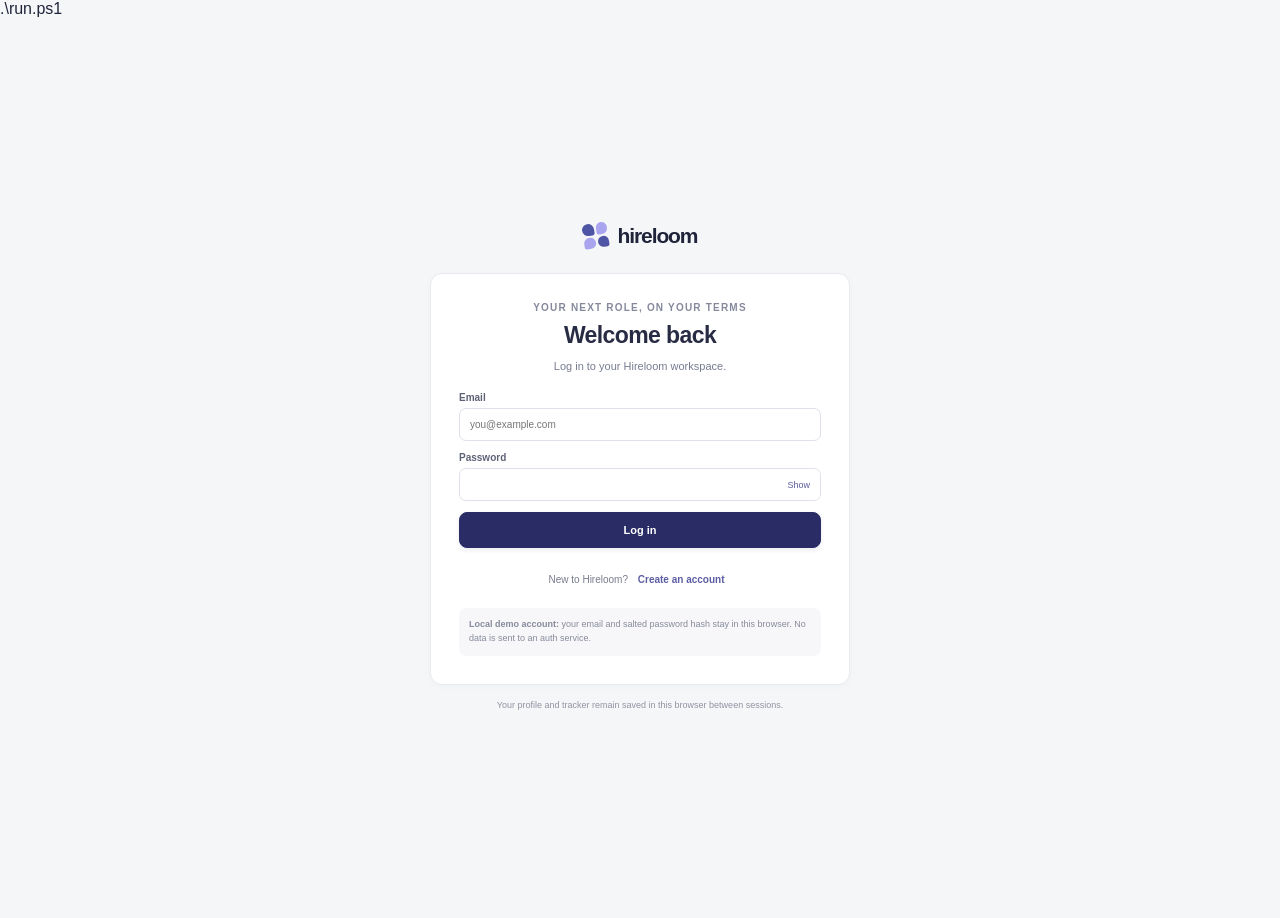
<file: index.html>
.\run.ps1<!doctype html>
<html lang="en">
<head>
  <meta charset="utf-8" />
  <meta name="viewport" content="width=device-width, initial-scale=1" />
  <meta name="theme-color" content="#f5f6f8" />
  <title>Hireloom — your next role, on your terms</title>
  <link rel="stylesheet" href="styles.css" />
</head>
<body>
  <div class="app-shell logged-out">
    <aside class="sidebar" id="sidebar">
      <a class="brand" href="#" data-action="new-chat" aria-label="Hireloom home">
        <span class="brand-mark"><span></span><span></span><span></span><span></span></span>
        <span>hireloom</span>
      </a>
      <button class="new-chat-button" data-action="new-chat"><span class="plus-icon">＋</span> New search</button>
      <div class="sidebar-label">YOUR SEARCHES <button class="quiet-icon" data-action="toggle-sidebar" aria-label="Hide sidebar">‹</button></div>
      <div id="chat-list" class="chat-list"></div>
      <div class="sidebar-bottom">
        <div class="privacy-note"><span class="lock-icon">♧</span><span>Your search stays yours.<br /><small>Private by design</small></span></div>
        <button class="profile-mini" data-action="open-profile">
          <span class="avatar" id="sidebar-avatar">AM</span>
          <span class="profile-mini-copy"><strong id="sidebar-name">Arjun Mehta</strong><small>Free plan</small></span>
          <span class="chevron">···</span>
        </button>
      </div>
    </aside>

    <main class="main-column">
      <header class="topbar">
        <button class="mobile-menu icon-button" data-action="toggle-sidebar" aria-label="Open menu">☰</button>
        <div class="mobile-brand">hireloom</div>
        <div class="topbar-spacer"></div>
        <nav class="top-nav" aria-label="Main navigation">
          <button class="nav-link" data-nav="chat">Chat</button>
          <button class="nav-link" data-nav="tracker">Tracker <span class="nav-count" id="tracker-count">0</span></button>
        </nav>
        <div class="topbar-divider"></div>
        <button class="avatar top-avatar" id="avatar-menu-button" data-action="toggle-menu" aria-label="Account menu">AM</button>
        <div class="account-menu hidden" id="account-menu">
          <div class="account-menu-head"><strong id="menu-name">Arjun Mehta</strong><small id="menu-email">arjun@example.com</small><span class="plan-pill">Free plan</span></div>
          <button data-action="open-profile">Profile <span>›</span></button>
          <button data-action="open-settings">Settings <span>›</span></button>
          <button data-action="open-plans">Plans <span>›</span></button>
          <button class="menu-logout" data-action="logout">Log out <span>↗</span></button>
        </div>
      </header>
      <section class="content" id="content" aria-live="polite"><section class="logged-out-wrap"><a class="brand logged-out-brand" href="#"><span class="brand-mark"><span></span><span></span><span></span><span></span></span><span>hireloom</span></a><div class="card logged-out-card"><span class="eyebrow">Your next role, on your terms</span><h1>Welcome back</h1><p class="subhead">Log in to your Hireloom workspace.</p><form class="login-form"><div class="field"><label>Email</label><input type="email" placeholder="you@example.com" /></div><div class="field"><label>Password</label><input type="password" autocomplete="current-password" /></div><button class="primary-button login-submit">Log in</button></form><p class="login-switch">New to Hireloom? Create an account</p></div></section></section>
    </main>
  </div>

  <div class="toast-region" id="toast-region" aria-live="polite"></div>
  <div class="modal-root" id="modal-root"></div>
  <script src="app.js" defer></script>
</body>
</html>
</file>
<file: styles.css>
:root {
  --ink: #20243a;
  --muted: #777b90;
  --faint: #a7aabb;
  --line: #e9eaf0;
  --line-strong: #dfe1e9;
  --paper: #fff;
  --canvas: #f5f6f8;
  --navy: #292c65;
  --navy-dark: #20234f;
  --lavender: #f0efff;
  --lavender-strong: #e5e3ff;
  --green: #258365;
  --green-soft: #eaf7f0;
  --amber: #9d7130;
  --amber-soft: #fff6e7;
  --red: #b64e5b;
  --red-soft: #fff0f1;
  --shadow: 0 18px 55px rgba(38, 42, 78, .10);
  font-family: Inter, -apple-system, BlinkMacSystemFont, "Segoe UI", sans-serif;
  color: var(--ink);
  background: var(--canvas);
  font-synthesis: none;
}
* { box-sizing: border-box; }
html, body { width: 100%; height: 100%; }
body { margin: 0; min-width: 320px; height: 100vh; overflow: hidden; background: var(--canvas); }
button, input, textarea, select { font: inherit; }
button { cursor: pointer; }
button:focus-visible, input:focus-visible, textarea:focus-visible, select:focus-visible, a:focus-visible { outline: 3px solid #aaa8fa; outline-offset: 2px; }
.app-shell { width: 100%; height: 100vh; height: 100dvh; min-height: 0; display: grid; grid-template-columns: 248px minmax(0, 1fr); overflow: hidden; }
.sidebar { background: #fbfbfc; border-right: 1px solid var(--line); display: flex; flex-direction: column; padding: 25px 16px 14px; height: 100vh; height: 100dvh; min-height: 0; overflow: hidden; }
.brand { display: inline-flex; align-items: center; gap: 10px; padding: 0 10px; color: var(--ink); text-decoration: none; font: 800 21px Manrope, sans-serif; letter-spacing: -1.1px; }
.brand-mark { width: 25px; height: 25px; display: inline-grid; grid-template-columns: 1fr 1fr; gap: 2px; transform: rotate(-9deg); }
.brand-mark span { background: #4f55a5; border-radius: 8px 8px 3px 8px; }
.brand-mark span:nth-child(2), .brand-mark span:nth-child(3) { background: #a9a6ef; border-radius: 8px 8px 8px 3px; }
.new-chat-button { border: 1px solid var(--line-strong); background: var(--paper); color: var(--ink); border-radius: 10px; margin: 37px 4px 31px; height: 42px; text-align: left; padding: 0 13px; font-size: 13px; font-weight: 600; box-shadow: 0 2px 6px #20243a08; transition: .15s ease; }
.new-chat-button:hover, .secondary-button:hover { background: #f7f7fc; border-color: #c9c9dc; }
.plus-icon { font-size: 19px; vertical-align: -1px; margin-right: 8px; color: #5c61ad; font-weight: 400; }
.sidebar-label { display: flex; justify-content: space-between; align-items: center; padding: 0 9px 9px; color: #9295a7; font-size: 9px; font-weight: 700; letter-spacing: 1.05px; }
.quiet-icon, .icon-button { border: 0; background: transparent; color: var(--muted); }
.quiet-icon { font-size: 19px; line-height: 12px; }
.chat-list { flex: 1 1 auto; min-height: 0; overflow-x: hidden; overflow-y: auto; overscroll-behavior: contain; align-content: start; display: grid; gap: 4px; }
.chat-row { position: relative; display: flex; align-items: center; min-width: 0; }
.chat-item { text-align: left; border: 0; background: transparent; color: #4c5065; padding: 10px 10px; border-radius: 8px; font-size: 12px; line-height: 1.45; white-space: nowrap; overflow: hidden; text-overflow: ellipsis; }
.chat-row .chat-item { width: 100%; padding-right: 34px; }
.chat-item:hover { background: #f1f1f7; }
.chat-item.active { color: var(--navy); background: var(--lavender); font-weight: 600; }
.chat-item small { display: block; color: #9295a7; font-size: 10px; font-weight: 400; margin-top: 2px; }
.chat-delete-button { position: absolute; right: 5px; top: 50%; transform: translateY(-50%); width: 25px; height: 25px; border: 0; border-radius: 6px; background: transparent; color: #9295a7; font-size: 17px; line-height: 1; }
.chat-delete-button:hover, .chat-delete-button:focus-visible { background: #fff0f1; color: var(--red); }
.sidebar-bottom { margin-top: auto; padding-top: 18px; }
.privacy-note { padding: 10px 10px 16px; display: flex; align-items: center; gap: 9px; color: #767a8c; font-size: 11px; line-height: 1.35; }
.privacy-note small { color: #a0a3b0; font-size: 10px; }
.lock-icon { display: grid; place-items: center; width: 26px; height: 26px; border-radius: 8px; background: #f0f1f6; color: #6e72a5; font-size: 15px; }
.profile-mini { width: 100%; display: flex; align-items: center; gap: 9px; text-align: left; padding: 11px 8px; border: 0; border-top: 1px solid var(--line); background: transparent; color: var(--ink); }
.avatar { flex: 0 0 auto; width: 31px; height: 31px; border: 0; display: inline-grid; place-items: center; color: #4f5296; background: #e9e8ff; border-radius: 50%; font-size: 11px; font-weight: 700; }
.profile-mini-copy { display: grid; min-width: 0; gap: 2px; flex: 1; }
.profile-mini-copy strong { font-size: 11px; font-weight: 600; }
.profile-mini-copy small { color: var(--muted); font-size: 10px; }
.chevron { color: var(--muted); letter-spacing: 1px; }
.main-column { min-width: 0; height: 100vh; height: 100dvh; min-height: 0; display: flex; flex-direction: column; position: relative; overflow: hidden; }
.topbar { height: 62px; flex: 0 0 62px; display: flex; align-items: center; padding: 0 34px; background: rgba(255,255,255,.92); border-bottom: 1px solid var(--line); position: sticky; top: 0; z-index: 4; backdrop-filter: blur(10px); }
.topbar-spacer { flex: 1; }
.top-nav { display: flex; gap: 22px; height: 100%; align-items: center; }
.nav-link { height: 100%; padding: 0 4px; border: 0; border-bottom: 2px solid transparent; background: transparent; color: #797d91; font-size: 12px; font-weight: 600; }
.nav-link:hover { color: var(--navy); }
.nav-link.active { color: var(--navy); border-bottom-color: var(--navy); }
.nav-count { min-width: 18px; height: 18px; border-radius: 10px; display: inline-grid; place-items: center; margin-left: 4px; padding: 0 4px; color: #666a7d; background: #f0f1f5; font-size: 9px; }
.topbar-divider { width: 1px; height: 21px; background: var(--line); margin: 0 18px; }
.top-avatar { width: 30px; height: 30px; cursor: pointer; }
.account-menu { position: absolute; right: 26px; top: 53px; width: 222px; padding: 8px; border: 1px solid var(--line); border-radius: 12px; background: white; box-shadow: var(--shadow); z-index: 8; }
.account-menu-head { display: grid; gap: 4px; padding: 9px 9px 12px; border-bottom: 1px solid var(--line); margin-bottom: 5px; }
.account-menu-head strong { font-size: 12px; }
.account-menu-head small { font-size: 10px; color: var(--muted); }
.plan-pill { justify-self: start; margin-top: 3px; padding: 3px 7px; border-radius: 5px; color: var(--navy); background: var(--lavender); font-size: 9px; }
.account-menu > button { display: flex; justify-content: space-between; width: 100%; padding: 9px; border: 0; border-radius: 7px; text-align: left; color: #4e5267; background: white; font-size: 11px; }
.account-menu > button:hover { background: #f5f5fa; }
.account-menu .menu-reset { margin-top: 4px; border-top: 1px solid var(--line); border-radius: 0 0 7px 7px; color: #777b8e; }
.account-menu .menu-logout { margin-top: 2px; border-top: 1px solid var(--line); color: var(--red); }
.account-menu .menu-logout:hover { background: var(--red-soft); }
.content { width: min(1160px, 100%); min-height: 0; margin: 0 auto; padding: 29px 38px 60px; flex: 1 1 auto; overflow-x: hidden; overflow-y: auto; overscroll-behavior: contain; }
.content.chat-content { display: flex; flex-direction: column; overflow: hidden; }
.mobile-menu, .mobile-brand { display: none; }
.eyebrow { color: #85899b; font-size: 10px; font-weight: 700; letter-spacing: 1.2px; text-transform: uppercase; }
h1, h2, h3, p { margin-top: 0; }
h1, h2, h3 { font-family: Inter, -apple-system, BlinkMacSystemFont, "Segoe UI", sans-serif; letter-spacing: -.6px; }
h1 { margin-bottom: 8px; color: #272b43; font-size: 26px; line-height: 1.22; font-weight: 700; }
h2 { margin-bottom: 8px; font-size: 20px; }
h3 { margin-bottom: 6px; font-size: 15px; }
.subhead { max-width: 650px; margin-bottom: 0; color: var(--muted); font-size: 12px; line-height: 1.65; }
.page-head { display: flex; align-items: flex-start; justify-content: space-between; gap: 20px; margin-bottom: 23px; }
.page-head-copy { min-width: 0; }
.page-head-actions { display: flex; flex-wrap: wrap; justify-content: flex-end; gap: 8px; }
.primary-button, .secondary-button, .text-button, .danger-button { display: inline-flex; align-items: center; justify-content: center; gap: 7px; min-height: 36px; border-radius: 8px; padding: 0 13px; font-size: 11px; font-weight: 600; transition: .15s ease; }
.primary-button { border: 1px solid var(--navy); color: white; background: var(--navy); box-shadow: 0 2px 5px #292c6518; }
.primary-button:hover { background: var(--navy-dark); transform: translateY(-1px); }
.primary-button:disabled { cursor: not-allowed; opacity: .45; transform: none; }
.secondary-button { border: 1px solid var(--line-strong); color: #55596c; background: white; }
.text-button { min-height: 30px; border: 0; color: #5a5da3; background: transparent; padding: 0 7px; }
.text-button:hover { background: #f1f0ff; }
.danger-button { border: 1px solid #f0c9cd; color: var(--red); background: white; }
.danger-button:hover { background: var(--red-soft); }
.icon-button { width: 32px; height: 32px; border-radius: 8px; }
.icon-button:hover { background: #f2f2f7; }
.card { border: 1px solid var(--line); border-radius: 12px; background: white; box-shadow: 0 2px 8px rgba(38,42,78,.025); }
.section-card { padding: 20px; }
.section-title { display: flex; align-items: center; justify-content: space-between; gap: 10px; margin-bottom: 15px; }
.section-title h3 { margin: 0; }
.muted { color: var(--muted); }
.small { font-size: 10px; }
.chat-layout { display: grid; grid-template-columns: minmax(0,1fr); width: 100%; height: 100%; min-height: 0; flex: 1 1 auto; }
.chat-main { width: min(900px, 100%); height: 100%; min-height: 0; margin: 0 auto; display: flex; flex-direction: column; }
.chat-heading { padding: 10px 0 16px; text-align: center; }
.chat-heading h1 { font-size: 23px; }
.chat-heading p { margin: 0; color: var(--muted); font-size: 11px; }
.conversation { flex: 1 1 auto; min-height: 0; overflow-x: hidden; overflow-y: auto; overscroll-behavior: contain; padding: 2px 8px 20px 0; scrollbar-gutter: stable; }
.conversation-turn { padding: 3px 0 22px; margin: 0 0 18px; border-bottom: 1px solid var(--line); }
.conversation-turn:last-child { border-bottom: 0; }
.message-row { display: flex; margin: 15px 0; }
.message-row.user { justify-content: flex-end; }
.message-row.assistant { justify-content: flex-start; }
.user-prompt-content { display: flex; max-width: min(650px,86%); flex-direction: column; align-items: flex-end; gap: 5px; }
.message-row.user .user-prompt-content .message-bubble { max-width: 100%; }
.prompt-actions { display: flex; align-items: center; gap: 2px; }
.prompt-icon-button { display: inline-grid; width: 28px; height: 26px; place-items: center; padding: 0; border: 0; border-radius: 6px; background: transparent; color: #73778a; cursor: pointer; font: 16px/1 "Segoe UI Symbol", "Segoe UI", sans-serif; }
.prompt-icon-button:hover, .prompt-icon-button:focus-visible { background: #f1f0ff; color: #5550bc; outline: none; }
.user-prompt-edit { display: flex; width: min(650px,86%); flex-direction: column; align-items: flex-end; gap: 8px; }
.prompt-edit-input { width: 100%; min-height: 84px; resize: vertical; border: 1px solid #dcdaf8; border-radius: 12px 12px 3px 12px; padding: 11px 14px; background: #f1f0ff; color: #383b70; font: inherit; font-size: 12px; line-height: 1.6; }
.prompt-edit-input:focus { border-color: #827deb; outline: 2px solid #e4e2ff; }
.prompt-edit-actions { display: flex; justify-content: flex-end; gap: 7px; }
.prompt-edit-actions button:disabled { cursor: not-allowed; opacity: .48; }
.assistant-response { max-width: min(650px, 86%); }
.assistant-name { display: block; margin: 0 0 5px 2px; color: #74788a; font-size: 9px; font-weight: 700; }
.provider-config-note { display: block; margin-top: 4px; color: #85899b; font-size: 9px; font-weight: 400; }
.message-bubble { max-width: min(650px, 86%); border: 1px solid var(--line); border-radius: 12px 12px 3px 12px; padding: 11px 14px; background: #fff; color: #45495d; font-size: 12px; line-height: 1.6; }
.message-row.user .message-bubble { border-color: #e5e3ff; color: #383b70; background: #f1f0ff; }
.message-row.assistant .message-bubble { max-width: 100%; border-radius: 3px 12px 12px 12px; }
.typing-indicator { color: var(--muted); }
.turn-loading { margin-left: 12px; padding: 22px 18px; }
.assistant-intro { padding: 20px 0 4px; text-align: center; }
.assistant-intro h2 { margin-bottom: 7px; font-size: 19px; }
.assistant-intro p { color: var(--muted); font-size: 11px; }
.suggestion-list { display: grid; width: min(420px,100%); gap: 7px; margin: 17px auto; }
.suggestion-chip { min-height: 36px; border: 1px solid var(--line-strong); border-radius: 9px; color: #555970; background: white; font-size: 11px; transition: .15s ease; }
.suggestion-chip:hover { border-color: #b9b7e6; color: var(--navy); background: #f8f7ff; }
.assistant-caption { color: #9b9eac; font-size: 10px; }
.result-head { display: flex; justify-content: space-between; align-items: center; gap: 12px; margin: 19px 0 11px; color: #707487; font-size: 10px; }
.result-head strong { color: #44485d; font-size: 11px; }
.result-list { display: grid; gap: 10px; }
.job-card { padding: 15px 16px; border: 1px solid var(--line); border-radius: 11px; background: white; transition: .18s ease; }
.job-card:hover { border-color: #c9c8e5; box-shadow: 0 6px 20px #292c650d; transform: translateY(-1px); }
.job-card-top { display: flex; align-items: flex-start; justify-content: space-between; gap: 12px; }
.job-title-button { display: inline; border: 0; padding: 0; background: transparent; color: var(--ink); text-align: left; font: 700 14px Inter, -apple-system, sans-serif; letter-spacing: -.35px; }
.job-title-button:hover { color: #4e51a0; }
.company-line { margin-top: 5px; color: #7a7e90; font-size: 10px; }
.fit-badge { flex: 0 0 auto; display: grid; justify-items: center; min-width: 53px; padding: 5px 8px; border: 1px solid #d8eade; border-radius: 8px; color: #287758; background: #f1f9f3; }
.fit-badge strong { font: 700 14px Inter, -apple-system, sans-serif; }
.fit-badge small { margin-top: 1px; color: #668b79; font-size: 8px; }
.job-card-bottom { display: flex; align-items: center; justify-content: space-between; flex-wrap: wrap; gap: 10px; margin-top: 13px; }
.tag-row { display: flex; flex-wrap: wrap; gap: 5px; }
.tag { display: inline-flex; align-items: center; padding: 4px 7px; border-radius: 5px; color: #707488; background: #f3f4f7; font-size: 9px; }
.tag.primary { color: #55579a; background: var(--lavender); }
.tag.green { color: #33745d; background: var(--green-soft); }
.job-actions { display: flex; align-items: center; gap: 7px; }
.save-job { width: 29px; height: 28px; border: 1px solid transparent; border-radius: 7px; color: #8b8ea0; background: white; font-size: 16px; }
.save-job:hover, .save-job.saved { color: #696ab3; border-color: #e7e6fa; background: #f7f6ff; }
.composer-wrap { position: relative; flex: 0 0 auto; z-index: 2; padding: 11px 0 0; background: linear-gradient(0deg, var(--canvas) 82%, #f5f6f800); }
.filters-row { display: flex; flex-wrap: wrap; gap: 6px; padding-bottom: 8px; }
.filter-pill { border: 1px solid var(--line); border-radius: 999px; padding: 5px 9px; color: #6a6e83; background: white; font-size: 9px; }
.filter-pill:hover { color: var(--navy); border-color: #c7c6e4; }
.composer { display: flex; align-items: center; gap: 7px; padding: 7px; border: 1px solid #dedfe8; border-radius: 13px; background: white; box-shadow: 0 3px 12px #25284b0b; }
.composer input { flex: 1; min-width: 0; height: 34px; border: 0; outline: 0; padding: 0 7px; color: var(--ink); background: transparent; font-size: 11px; }
.composer input::placeholder { color: #a4a6b1; }
.composer .secondary-button { min-height: 31px; border-radius: 8px; padding: 0 10px; font-size: 10px; }
.composer .primary-button { min-height: 31px; padding: 0 12px; font-size: 10px; }
.composer .voice-button.is-listening { color: #a34840; border-color: #e8b9b3; background: #fff5f3; }
.voice-language-control { display: inline-flex; align-items: center; gap: 6px; border: 1px solid var(--line); border-radius: 999px; padding: 4px 8px; color: #6a6e83; background: white; font-size: 9px; }
.voice-language-control select { max-width: 150px; border: 0; outline: 0; color: #565a70; background: transparent; font-size: 9px; }
.voice-panel { margin: 1px 0 8px; border: 1px solid #dcdeea; border-radius: 11px; padding: 10px 12px; background: white; box-shadow: 0 3px 12px #25284b08; }
.voice-panel.listening { border-color: #d2d1ef; background: #fbfaff; }
.voice-panel.error { border-color: #efd4d0; background: #fffafa; }
.voice-panel-heading { display: flex; align-items: center; gap: 7px; color: var(--ink); font-size: 10px; }
.voice-indicator { width: 8px; height: 8px; border-radius: 50%; background: #b9bbc7; }
.voice-indicator.active { background: #7878c3; box-shadow: 0 0 0 4px #7878c322; animation: voice-pulse 1.2s ease-in-out infinite; }
.voice-panel-copy { margin: 5px 0; color: var(--muted); font-size: 10px; line-height: 1.5; }
.voice-transcript { min-height: 14px; margin: 5px 0; color: #484c62; font-size: 11px; line-height: 1.55; overflow-wrap: anywhere; }
.voice-panel-actions { display: flex; align-items: center; gap: 12px; margin-top: 6px; }
.voice-panel-actions .secondary-button { min-height: 28px; padding: 0 10px; font-size: 10px; }
.voice-panel-actions .text-button { font-size: 10px; }
@keyframes voice-pulse { 50% { box-shadow: 0 0 0 7px #7878c312; } }
.searching-note { color: var(--muted); text-align: center; padding: 45px 10px; font-size: 12px; }
.empty-state { padding: 42px 18px; border: 1px dashed #dbdce6; border-radius: 12px; text-align: center; color: var(--muted); background: #fbfbfd; }
.empty-icon { width: 39px; height: 39px; display: grid; place-items: center; margin: 0 auto 11px; border-radius: 12px; color: #6569ac; background: var(--lavender); font-size: 18px; }
.empty-state h3 { margin-bottom: 6px; color: var(--ink); }
.empty-state p { margin: 0 auto 13px; max-width: 350px; font-size: 11px; line-height: 1.6; }
.back-link { display: inline-flex; align-items: center; gap: 7px; margin: 0 0 16px; border: 0; padding: 4px 0; color: #70748a; background: transparent; font-size: 10px; font-weight: 600; }
.back-link:hover { color: var(--navy); }
.job-detail-grid { display: grid; grid-template-columns: minmax(0,1.55fr) minmax(260px,.8fr); align-items: start; gap: 15px; }
.job-detail-main { padding: 21px; }
.job-detail-main h1 { margin: 4px 0 7px; }
.detail-company { color: #73778a; font-size: 11px; }
.detail-company .dot { margin: 0 6px; color: #c2c4cd; }
.detail-tags { margin-top: 13px; }
.job-description { margin-top: 23px; padding-top: 18px; border-top: 1px solid var(--line); }
.job-description p, .job-description li { color: #686c80; font-size: 11px; line-height: 1.75; }
.job-description ul { padding-left: 17px; }
.detail-summary { margin: 10px 0 0; padding: 12px; border-radius: 8px; color: #5d6175; background: #f7f7fa; font-size: 10px; line-height: 1.6; }
.score-card { padding: 17px; margin-bottom: 11px; }
.score-card-head { display: flex; justify-content: space-between; align-items: center; gap: 8px; }
.score-card-head span { color: #6f7388; font-size: 10px; }
.score-card-head strong { font: 700 19px Inter,-apple-system,sans-serif; color: #424780; }
.score-meter { height: 5px; border-radius: 5px; margin: 9px 0 13px; background: #edecf5; overflow: hidden; }
.score-meter span { display: block; height: 100%; border-radius: inherit; background: linear-gradient(90deg,#6c71bb,#5c9e80); }
.score-divider { border-top: 1px solid var(--line); margin: 12px 0; }
.breakdown { display: grid; gap: 8px; }
.breakdown-row { display: flex; align-items: flex-start; justify-content: space-between; gap: 8px; font-size: 10px; }
.breakdown-row span:first-child { color: #777b8e; }
.breakdown-row strong { color: #44485c; font-size: 10px; text-align: right; }
.skills-block { margin-top: 12px; }
.skills-block h4 { margin: 0 0 7px; color: #73778a; font-size: 9px; font-weight: 700; letter-spacing: .35px; text-transform: uppercase; }
.skills-block .tag-row { gap: 5px; }
.fix-note { margin-top: 8px; border-radius: 7px; padding: 9px; color: #86662f; background: var(--amber-soft); font-size: 9px; line-height: 1.5; }
.detail-cta { display: grid; gap: 7px; margin-top: 15px; }
.detail-cta button { width: 100%; }
.route-note { margin: 7px 0 0; text-align: center; color: #9a9cab; font-size: 9px; line-height: 1.45; }
.profile-tabs { display: flex; flex-wrap: wrap; gap: 4px; padding: 4px; margin-bottom: 13px; border: 1px solid var(--line); border-radius: 9px; background: #f7f7fa; }
.profile-tab { flex: 1; border: 0; border-radius: 6px; padding: 8px 10px; color: #777b8e; background: transparent; font-size: 10px; font-weight: 600; }
.profile-tab.active { color: var(--navy); background: white; box-shadow: 0 1px 3px #20243a10; }
.profile-form-grid { display: grid; grid-template-columns: repeat(2,minmax(0,1fr)); gap: 13px; }
.profile-form-grid .span-2 { grid-column: 1 / -1; }
.profile-panels { display: grid; grid-template-columns: repeat(2,minmax(0,1fr)); align-items: start; gap: 13px; }
.field { display: grid; gap: 5px; }
.field label { color: #5e6275; font-size: 10px; font-weight: 600; }
.field small { color: #999cab; font-size: 9px; }
.field input, .field textarea, .field select { width: 100%; border: 1px solid var(--line-strong); border-radius: 7px; padding: 9px 10px; color: #43475b; background: white; font-size: 10px; }
.field input:focus, .field textarea:focus, .field select:focus { border-color: #aaa8dc; outline: 2px solid #efeeff; }
.field textarea { min-height: 75px; resize: vertical; line-height: 1.5; }
.field input[readonly] { color: #86899a; background: #f7f7f9; }
.form-section { margin-bottom: 14px; }
.form-section:last-child { margin-bottom: 0; }
.form-section h4 { margin: 0 0 10px; color: #73778a; font-size: 9px; letter-spacing: .7px; text-transform: uppercase; }
.checkbox-row { display: flex; flex-wrap: wrap; gap: 7px; }
.choice-chip { display: inline-flex; align-items: center; gap: 6px; border: 1px solid var(--line); border-radius: 7px; padding: 7px 9px; color: #65697c; background: white; font-size: 9px; }
.choice-chip:has(input:checked) { border-color: #c9c7ed; color: #4f5295; background: #f5f4ff; }
.choice-chip input { accent-color: var(--navy); width: 12px; height: 12px; margin: 0; }
.file-card { display: flex; align-items: center; justify-content: space-between; gap: 14px; padding: 12px; border: 1px solid var(--line); border-radius: 8px; background: #fafafd; }
.file-card-copy { display: flex; align-items: center; min-width: 0; gap: 10px; }
.file-icon { display: grid; place-items: center; flex: 0 0 auto; width: 31px; height: 34px; border-radius: 7px; color: #5b5e9d; background: #eeedff; font-size: 10px; font-weight: 700; }
.file-card-copy strong { display: block; overflow: hidden; color: #505469; font-size: 10px; text-overflow: ellipsis; white-space: nowrap; }
.file-card-copy small { display: block; margin-top: 3px; color: #9295a5; font-size: 9px; }
.file-status { margin-top: 7px; color: #447a61; font-size: 9px; }
.upload-note { margin: 8px 0 0; color: #9699a8; font-size: 9px; line-height: 1.5; }
.inline-add { display: flex; gap: 7px; margin-top: 8px; }
.inline-add input { flex: 1; min-width: 0; border: 1px solid var(--line-strong); border-radius: 7px; padding: 7px 9px; font-size: 10px; }
.skill-list { display: flex; flex-wrap: wrap; gap: 5px; }
.removable-tag { display: inline-flex; align-items: center; gap: 5px; border: 0; border-radius: 5px; padding: 5px 7px; color: #51548f; background: #f0efff; font-size: 9px; }
.removable-tag span { color: #8588bb; font-size: 12px; line-height: 8px; }
.confidence-note { margin-top: 9px; border-radius: 7px; padding: 9px; color: #8b6b36; background: var(--amber-soft); font-size: 9px; line-height: 1.5; }
.profile-actions { display: flex; align-items: center; justify-content: flex-end; gap: 9px; margin-top: 15px; }
.saved-label { color: #39805f; font-size: 10px; }
.tracker-summary { display: flex; flex-wrap: wrap; gap: 7px; margin: 16px 0 13px; }
.tracker-filter { border: 1px solid var(--line); border-radius: 7px; padding: 7px 10px; color: #777b8d; background: white; font-size: 9px; }
.tracker-filter.active { border-color: #c7c6e9; color: #4e5192; background: #f3f2ff; }
.tracker-filter strong { margin-left: 4px; font-size: 9px; }
.table-wrap { overflow: auto; }
.tracker-table { width: 100%; border-collapse: collapse; min-width: 690px; }
.tracker-table th { padding: 10px 12px; color: #fff; background: var(--navy); text-align: left; font-size: 9px; font-weight: 600; }
.tracker-table th:first-child { border-radius: 7px 0 0; }
.tracker-table th:last-child { border-radius: 0 7px 0 0; }
.tracker-table td { padding: 12px; border-bottom: 1px solid var(--line); color: #62667a; font-size: 10px; vertical-align: middle; }
.tracker-table tr:last-child td { border-bottom: 0; }
.table-job { border: 0; padding: 0; color: #373b53; background: none; text-align: left; font-size: 10px; font-weight: 700; }
.table-job:hover { color: #53569b; }
.status-pill { display: inline-block; border-radius: 6px; padding: 4px 7px; color: #666a7e; background: #f1f2f5; font-size: 9px; white-space: nowrap; }
.status-pill.applied, .status-pill.interview, .status-pill.offer { color: #287858; background: #eaf6ef; }
.status-pill.opened, .status-pill.shortlisted { color: #826431; background: #fff5e4; }
.status-pill.rejected, .status-pill.withdrawn { color: #a8535b; background: #fff0f1; }
.table-actions { display: flex; align-items: center; gap: 5px; }
.table-actions button { border: 0; padding: 4px 5px; border-radius: 5px; color: #5a5d9e; background: transparent; font-size: 9px; white-space: nowrap; }
.table-actions button:hover { background: #f1f0ff; }
.table-actions select { max-width: 115px; border: 1px solid var(--line); border-radius: 6px; padding: 5px; color: #686c7e; background: white; font-size: 9px; }
.application-history { margin-top: 6px; color: #999bab; font-size: 8px; }
.tailor-banner { padding: 10px 12px; margin: 14px 0; border: 1px solid #e8e7f8; border-radius: 8px; color: #5d6093; background: #f8f7ff; font-size: 10px; }
.tailor-columns { display: grid; grid-template-columns: 1fr 1fr; gap: 12px; }
.tailor-col { display: grid; align-content: start; gap: 9px; }
.tailor-col-title { display: flex; align-items: center; justify-content: space-between; margin: 0 1px 2px; color: #7c7f90; font-size: 9px; font-weight: 700; text-transform: uppercase; letter-spacing: .5px; }
.compare-box { min-height: 93px; padding: 12px; border: 1px solid var(--line); border-radius: 8px; }
.compare-box.changed { border-color: #e0dff7; background: #fcfbff; }
.compare-box h4 { margin: 0 0 7px; color: #676b80; font-size: 9px; }
.compare-box p { margin: 0; color: #565a6d; font-size: 10px; line-height: 1.6; }
.compare-box p + p { margin-top: 6px; }
.gap-card { border-color: #eee5d2; background: #fffcf6; }
.gap-card h4 { color: #947741; }
.gap-card p { color: #84704a; }
.plans-grid { display: grid; grid-template-columns: repeat(3, minmax(0,1fr)); gap: 12px; margin-top: 20px; }
.plan-card { display: flex; flex-direction: column; min-height: 290px; padding: 18px; }
.plan-card.current { border-color: #aaa9d9; box-shadow: inset 0 0 0 1px #aaa9d9; }
.plan-card h3 { margin-bottom: 3px; }
.plan-price { color: #9295a4; font-size: 9px; }
.plan-card ul { display: grid; gap: 12px; margin: 22px 0; padding-left: 15px; color: #6d7183; font-size: 10px; line-height: 1.4; }
.plan-card .primary-button, .plan-card .secondary-button { width: 100%; margin-top: auto; }
.plan-label { display: inline-block; align-self: start; margin: 12px 0 0; border-radius: 5px; padding: 5px 7px; color: #4d518e; background: #efeeff; font-size: 9px; }
.settings-layout { display: grid; grid-template-columns: 180px minmax(0,1fr); gap: 15px; align-items: start; }
.settings-nav { padding: 7px; }
.settings-nav button { display: block; width: 100%; border: 0; border-radius: 6px; padding: 9px; color: #76798b; background: transparent; text-align: left; font-size: 10px; }
.settings-nav button.active { color: #4d5195; background: #f0efff; font-weight: 600; }
.settings-nav button:hover { background: #f7f7fa; }
.settings-content { padding: 20px; }
.setting-row { display: flex; align-items: center; justify-content: space-between; gap: 20px; padding: 15px 0; border-bottom: 1px solid var(--line); }
.setting-row:first-of-type { padding-top: 2px; }
.setting-row:last-child { border-bottom: 0; }
.setting-row-copy strong { display: block; color: #4f5367; font-size: 10px; }
.setting-row-copy small { display: block; margin-top: 4px; color: #999cab; font-size: 9px; line-height: 1.45; }
.setting-row .secondary-button, .setting-row .danger-button { flex: 0 0 auto; }
.switch { width: 34px; height: 19px; flex: 0 0 auto; position: relative; border: 0; border-radius: 20px; background: #d8dae2; transition: .15s; }
.switch::after { content: ""; position: absolute; top: 3px; left: 3px; width: 13px; height: 13px; border-radius: 50%; background: white; transition: .15s; box-shadow: 0 1px 3px #0002; }
.switch.on { background: #6b70b5; }
.switch.on::after { left: 18px; }
.modal-root:empty { display: none; }
.modal-root { position: fixed; inset: 0; z-index: 10; display: grid; place-items: center; padding: 18px; background: rgba(26,28,48,.34); backdrop-filter: blur(3px); }
.modal { width: min(490px,100%); max-height: min(90vh,760px); overflow: auto; padding: 22px; border: 1px solid #eeeff4; border-radius: 14px; background: white; box-shadow: 0 25px 80px rgba(20,22,45,.2); animation: rise .16s ease-out; }
@keyframes rise { from { transform: translateY(7px); opacity: .7; } to { transform: translateY(0); opacity: 1; } }
.modal h2 { margin: 0 0 5px; font-size: 18px; }
.modal-copy { color: #777b8d; font-size: 10px; line-height: 1.6; }
.modal-section { margin-top: 15px; padding: 12px; border: 1px solid var(--line); border-radius: 8px; background: #fbfbfd; }
.modal-section h4 { margin: 0 0 6px; color: #74788a; font-size: 9px; text-transform: uppercase; letter-spacing: .55px; }
.modal-section p { margin: 0; color: #55596d; font-size: 10px; line-height: 1.55; }
.draft-row { display: flex; align-items: flex-start; gap: 8px; padding: 9px 0; border-top: 1px solid var(--line); cursor: pointer; }
.draft-row:first-of-type { margin-top: 9px; }
.draft-row > input[type="checkbox"] { accent-color: var(--navy); margin-top: 2px; }
.draft-row span { display: grid; gap: 4px; }
.draft-row strong { color: #5c6074; font-size: 9px; }
.draft-row small { color: #73778a; font-size: 9px; line-height: 1.5; word-break: break-word; }
.draft-edit { display: grid; flex: 1; gap: 6px; min-width: 0; }
.draft-edit input, .draft-edit textarea { width: 100%; border: 1px solid var(--line-strong); border-radius: 6px; padding: 7px 8px; color: #43475b; background: white; font-size: 10px; line-height: 1.45; resize: vertical; }
.draft-edit select { width: 100%; border: 1px solid var(--line-strong); border-radius: 6px; padding: 7px 8px; color: #43475b; background: white; font-size: 10px; }
.cv-mode-options { display: flex; flex-wrap: wrap; gap: 10px; color: #55596d; font-size: 10px; }
.cv-mode-options label { display: inline-flex; align-items: center; gap: 4px; }
.cv-experience-entry { display: grid; gap: 6px; padding: 9px; border: 1px solid var(--line); border-radius: 7px; background: white; }
.cv-experience-entry > strong { color: #73778a; font-size: 9px; }
.cv-warning { margin: 10px 0 0; color: #8b6330; font-size: 10px; line-height: 1.5; }
.modal-actions { display: flex; justify-content: flex-end; gap: 8px; margin-top: 18px; }
.modal-close { float: right; border: 0; color: #85889a; background: transparent; font-size: 18px; }
.answer-card { display: flex; justify-content: space-between; gap: 10px; padding: 9px 0; border-bottom: 1px solid var(--line); font-size: 9px; }
.answer-card:last-child { border-bottom: 0; }
.answer-card span { color: #6f7385; }
.answer-card strong { color: #474b60; text-align: right; }
.toast-region { position: fixed; z-index: 20; right: 18px; bottom: 18px; display: grid; gap: 8px; pointer-events: none; }
.toast { max-width: min(350px, calc(100vw - 36px)); padding: 11px 14px; border: 1px solid #dfe0e9; border-radius: 9px; color: #4f5367; background: white; box-shadow: var(--shadow); font-size: 10px; animation: rise .16s ease-out; }
.toast.success { border-color: #d8eade; color: #337456; }
.toast.error { border-color: #efd3d5; color: #a24a53; }
.hidden { display: none !important; }
.app-shell.logged-out { grid-template-columns: minmax(0,1fr); }
.app-shell.logged-out .sidebar, .app-shell.logged-out .topbar { display: none; }
.app-shell.logged-out .main-column { min-height: 100vh; }
.app-shell.logged-out .content { display: grid; place-items: center; width: 100%; min-height: 100vh; padding: 28px 18px; }
.logged-out-wrap { width: min(420px,100%); display: grid; justify-items: center; }
.logged-out-brand { margin-bottom: 25px; }
.logged-out-card { width: 100%; padding: 28px; text-align: center; }
.logged-out-icon { display: grid; place-items: center; width: 42px; height: 42px; margin: 0 auto 16px; border-radius: 50%; color: var(--green); background: var(--green-soft); font-size: 18px; }
.logged-out-card h1 { margin: 8px 0; font-size: 23px; }
.logged-out-card .subhead { margin: 0 auto 18px; font-size: 11px; }
.logged-out-card .primary-button { min-width: 175px; }
.logged-out-note { margin: 14px 0 0; color: #9093a2; text-align: center; font-size: 9px; line-height: 1.5; }
.logged-out-card h1 { margin: 8px 0; font-size: 23px; }
.logged-out-card .subhead { margin: 0 auto 16px; font-size: 11px; }
.login-form { display: grid; gap: 11px; margin-top: 17px; text-align: left; }
.login-form .field input { width: 100%; border: 1px solid var(--line-strong); border-radius: 7px; padding: 10px; color: #43475b; background: white; font-size: 10px; }
.login-submit { width: 100%; }
.login-note { margin: 14px 0 0; padding: 10px; border-radius: 7px; color: #878a9a; background: #f7f7fa; font-size: 9px; line-height: 1.55; text-align: left; }
.password-input { display: flex; align-items: center; overflow: hidden; border: 1px solid var(--line-strong); border-radius: 7px; background: white; }
.login-form .password-input input { min-width: 0; flex: 1; border: 0; outline: 0; }
.password-input button { align-self: stretch; border: 0; padding: 0 10px; color: #5a5d9e; background: white; font-size: 9px; }
.password-input button:hover { background: #f5f4ff; }
.login-switch { margin: 13px 0 0; color: #777b8d; text-align: center; font-size: 10px; }
.login-switch .text-button { font-size: 10px; }
.consent-row { display: flex; align-items: flex-start; gap: 7px; color: #777b8d; font-size: 9px; line-height: 1.5; }
.consent-row input { flex: 0 0 auto; margin: 1px 0 0; accent-color: var(--navy); }
.auth-message { margin: 12px 0 0 !important; padding: 9px 10px; border: 1px solid #f0d2d5; border-radius: 7px; color: #9e4d56 !important; background: var(--red-soft); font-size: 10px !important; line-height: 1.45 !important; }
@media (min-width: 1450px) { .content { padding-top: 38px; } }
@media (max-width: 1000px) {
  .app-shell { grid-template-columns: 220px minmax(0,1fr); }
  .content { padding-right: 24px; padding-left: 24px; }
  .topbar { padding: 0 24px; }
  .job-detail-grid { grid-template-columns: minmax(0,1fr) minmax(230px,.8fr); }
}
@media (max-width: 760px) {
  .app-shell { grid-template-columns: minmax(0,1fr); }
  .sidebar { position: fixed; z-index: 9; inset: 0 auto 0 0; width: min(285px,86vw); height: 100vh; height: 100dvh; min-height: 0; transform: translateX(-102%); transition: transform .2s ease; box-shadow: 12px 0 40px #1c1e3815; }
  .sidebar.open { transform: translateX(0); }
  .main-column { height: 100vh; height: 100dvh; min-height: 0; }
  .topbar { height: 55px; flex-basis: 55px; padding: 0 14px; }
  .mobile-menu { display: inline-grid; place-items: center; margin-right: 7px; }
  .mobile-brand { display: block; color: var(--ink); font: 800 17px Manrope,sans-serif; letter-spacing: -1px; }
  .top-nav { gap: 12px; }
  .topbar-divider { margin: 0 9px; }
  .content { padding: 20px 15px 35px; }
  .chat-layout { min-height: 0; }
  .chat-heading { padding-top: 2px; }
  .chat-heading h1 { font-size: 20px; }
  .composer-wrap { margin: 0 -2px; }
  .composer { gap: 4px; }
  .composer .secondary-button { padding: 0 7px; }
  .job-detail-grid { grid-template-columns: 1fr; }
  .job-detail-grid .score-column { order: -1; display: grid; grid-template-columns: 1fr 1fr; align-items: start; gap: 8px; }
  .job-detail-grid .score-column .score-card { margin: 0; }
  .job-detail-grid .score-column .detail-cta { grid-column: 1 / -1; }
  .page-head { align-items: flex-start; }
  .plans-grid { grid-template-columns: 1fr; }
  .plan-card { min-height: auto; }
  .plan-card ul { margin: 15px 0; }
  .profile-panels { grid-template-columns: 1fr; }
  .profile-form-grid { grid-template-columns: 1fr; }
  .profile-form-grid .span-2 { grid-column: auto; }
  .settings-layout { grid-template-columns: 1fr; }
  .settings-nav { display: flex; overflow-x: auto; gap: 3px; }
  .settings-nav button { width: auto; white-space: nowrap; }
}
@media (max-width: 480px) {
  .topbar { padding: 0 10px; }
  .top-nav { gap: 8px; }
  .nav-link { font-size: 10px; }
  .topbar-divider { height: 18px; margin: 0 6px; }
  .top-avatar { width: 28px; height: 28px; font-size: 10px; }
  .content { padding-right: 12px; padding-left: 12px; }
  .job-detail-grid .score-column { grid-template-columns: 1fr; }
  .job-detail-grid .score-column .detail-cta { grid-column: auto; }
  .tailor-columns { grid-template-columns: 1fr; }
  .page-head { display: block; }
  .page-head-actions { justify-content: flex-start; margin-top: 13px; }
  .job-card { padding: 13px; }
  .job-card-bottom { align-items: flex-start; }
  .job-actions { margin-left: auto; }
  .composer .secondary-button span { display: none; }
  .composer .secondary-button { width: 33px; padding: 0; font-size: 14px; }
  .voice-language-control { gap: 4px; padding: 4px 6px; }
  .voice-language-control span { display: none; }
  .voice-language-control select { max-width: 132px; }
  .modal { padding: 18px; }
}
</file>
